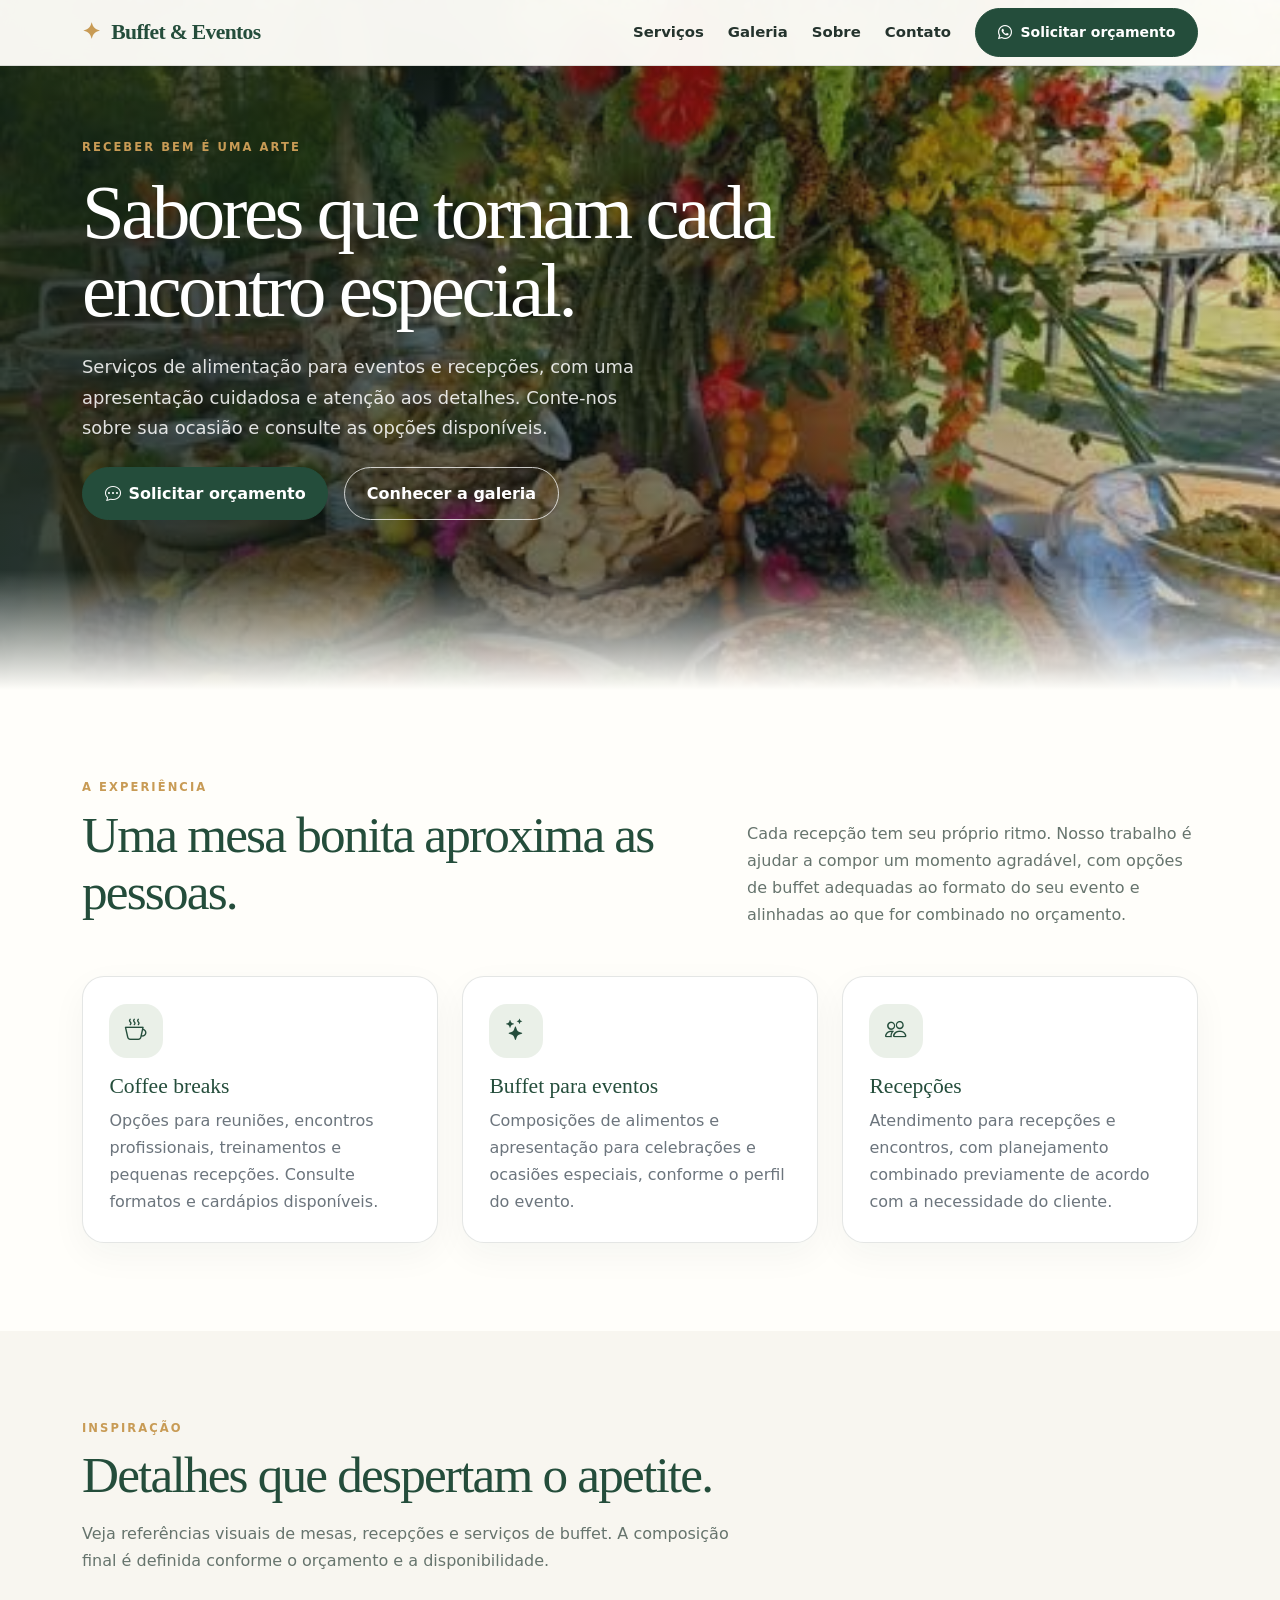
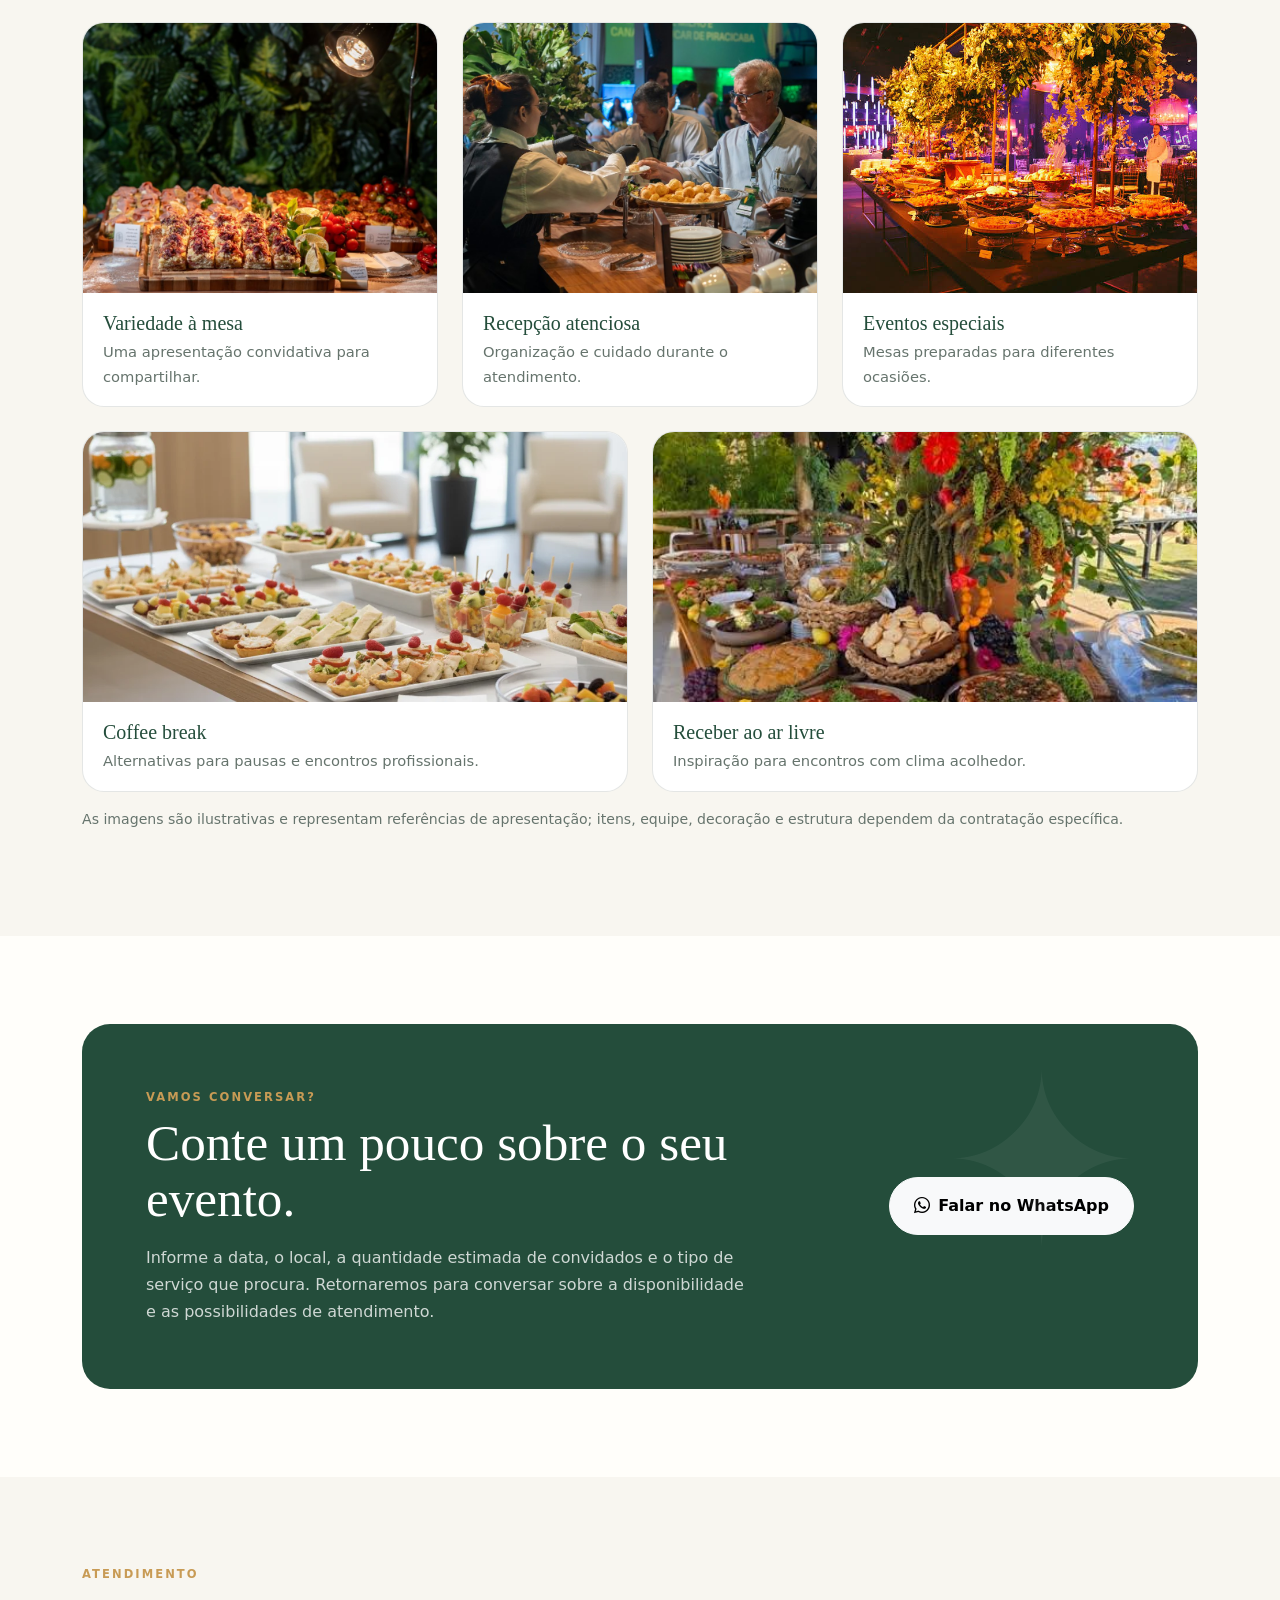
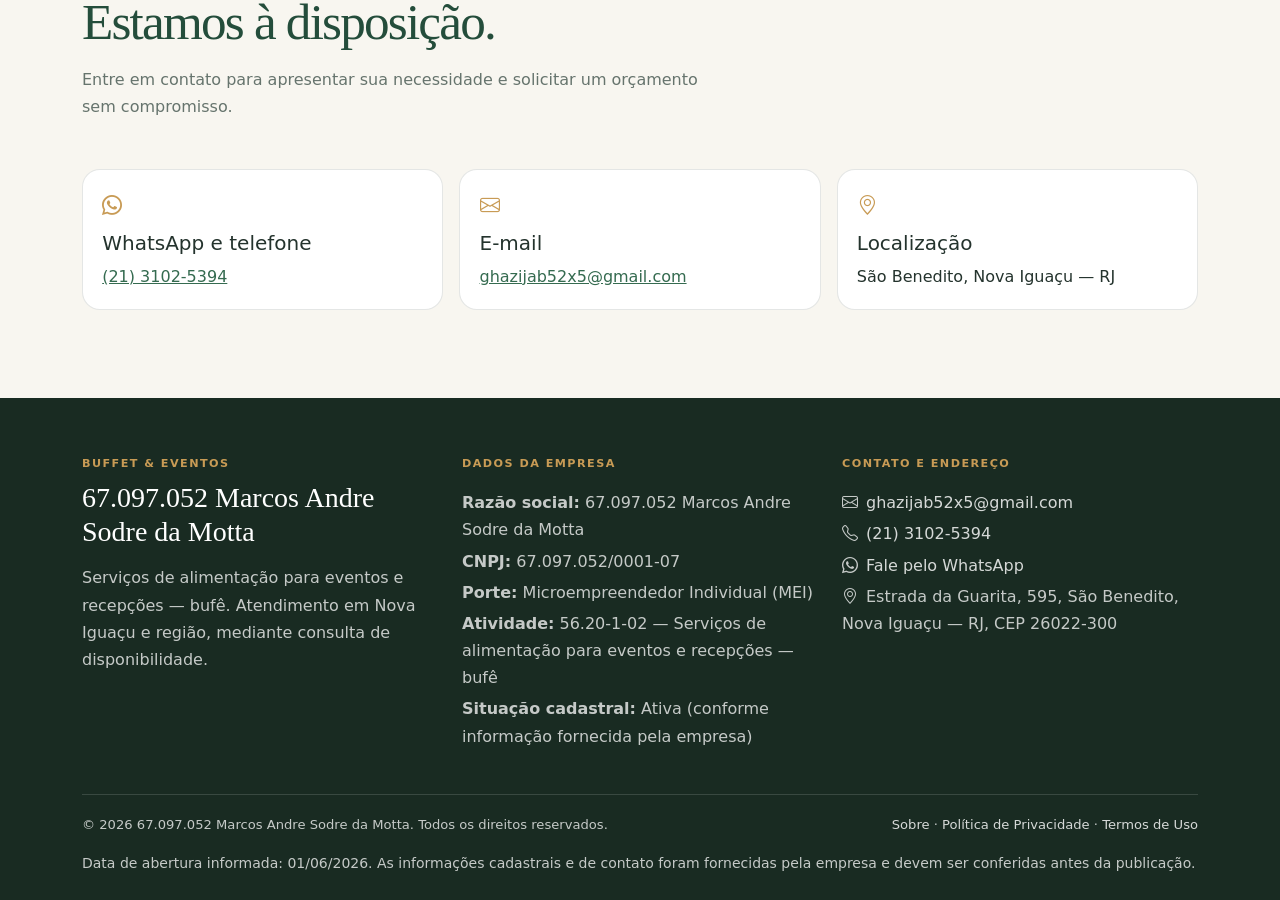
<file: index.html>
<!doctype html>
<html lang="pt-BR">
<head>
  <meta charset="utf-8">
  <meta name="viewport" content="width=device-width, initial-scale=1">
  <meta name="theme-color" content="#244d3b">
  <meta name="description" content="Serviços de buffet para eventos e recepções em Nova Iguaçu e região. Consulte opções e disponibilidade.">
  <title>Buffet & Eventos | 67.097.052 Marcos Andre Sodre da Motta</title>
  <link rel="preconnect" href="https://fonts.googleapis.com">
  <link rel="preconnect" href="https://fonts.gstatic.com" crossorigin>
  <link href="https://cdn.jsdelivr.net/npm/bootstrap@5.3.3/dist/css/bootstrap.min.css" rel="stylesheet">
  <link href="https://cdn.jsdelivr.net/npm/bootstrap-icons@1.11.3/font/bootstrap-icons.min.css" rel="stylesheet">
  <link href="styles.css" rel="stylesheet">
</head>
<body>
<nav class="navbar navbar-expand-lg fixed-top">
  <div class="container">
    <a class="navbar-brand fw-semibold" href="index.html"><span class="brand-mark">✦</span> Buffet & Eventos</a>
    <button class="navbar-toggler" type="button" data-bs-toggle="collapse" data-bs-target="#mainNav" aria-controls="mainNav" aria-expanded="false" aria-label="Abrir menu"><span class="navbar-toggler-icon"></span></button>
    <div class="collapse navbar-collapse" id="mainNav">
      <ul class="navbar-nav ms-auto align-items-lg-center gap-lg-2">
        <li class="nav-item"><a class="nav-link" href="index.html#servicos">Serviços</a></li>
        <li class="nav-item"><a class="nav-link" href="index.html#galeria">Galeria</a></li>
        <li class="nav-item"><a class="nav-link" href="sobre.html">Sobre</a></li>
        <li class="nav-item"><a class="nav-link" href="index.html#contato">Contato</a></li>
        <li class="nav-item ms-lg-2"><a class="btn btn-brand btn-sm" href="https://wa.me/552131025394" target="_blank" rel="noopener"><i class="bi bi-whatsapp me-1"></i> Solicitar orçamento</a></li>
      </ul>
    </div>
  </div>
</nav>

<main>
<section class="hero">
  <div class="container hero-content">
    <div class="eyebrow">Receber bem é uma arte</div>
    <h1>Sabores que tornam cada encontro especial.</h1>
    <p>Serviços de alimentação para eventos e recepções, com uma apresentação cuidadosa e atenção aos detalhes. Conte-nos sobre sua ocasião e consulte as opções disponíveis.</p>
    <div class="d-flex flex-wrap gap-3 mt-4">
      <a class="btn btn-brand" href="https://wa.me/552131025394?text=Ol%C3%A1!%20Gostaria%20de%20solicitar%20um%20or%C3%A7amento%20para%20buffet." target="_blank" rel="noopener"><i class="bi bi-chat-dots me-2"></i>Solicitar orçamento</a>
      <a class="btn btn-outline-brand" href="#galeria">Conhecer a galeria</a>
    </div>
  </div>
</section>

<section class="section-pad">
  <div class="container">
    <div class="row align-items-end g-4 mb-5">
      <div class="col-lg-7"><div class="eyebrow">A experiência</div><h2 class="section-title mt-2">Uma mesa bonita aproxima as pessoas.</h2></div>
      <div class="col-lg-5"><p class="section-lead mb-0">Cada recepção tem seu próprio ritmo. Nosso trabalho é ajudar a compor um momento agradável, com opções de buffet adequadas ao formato do seu evento e alinhadas ao que for combinado no orçamento.</p></div>
    </div>
    <div class="row g-4">
      <div class="col-md-4"><article class="feature-card"><div class="feature-icon"><i class="bi bi-cup-hot"></i></div><h3>Coffee breaks</h3><p class="text-secondary mb-0">Opções para reuniões, encontros profissionais, treinamentos e pequenas recepções. Consulte formatos e cardápios disponíveis.</p></article></div>
      <div class="col-md-4"><article class="feature-card"><div class="feature-icon"><i class="bi bi-stars"></i></div><h3>Buffet para eventos</h3><p class="text-secondary mb-0">Composições de alimentos e apresentação para celebrações e ocasiões especiais, conforme o perfil do evento.</p></article></div>
      <div class="col-md-4"><article class="feature-card"><div class="feature-icon"><i class="bi bi-people"></i></div><h3>Recepções</h3><p class="text-secondary mb-0">Atendimento para recepções e encontros, com planejamento combinado previamente de acordo com a necessidade do cliente.</p></article></div>
    </div>
  </div>
</section>

<section class="section-pad section-soft" id="galeria">
  <div class="container">
    <div class="eyebrow">Inspiração</div>
    <h2 class="section-title mt-2 mb-3">Detalhes que despertam o apetite.</h2>
    <p class="section-lead mb-5">Veja referências visuais de mesas, recepções e serviços de buffet. A composição final é definida conforme o orçamento e a disponibilidade.</p>
    <div class="row g-4">
      <div class="col-md-6 col-lg-4"><article class="gallery-card"><img src="assets/buffet-portfolio-1.jpg" alt="Mesa de buffet com opções salgadas e decoração verde" loading="lazy"><div class="gallery-caption"><h3>Variedade à mesa</h3><p>Uma apresentação convidativa para compartilhar.</p></div></article></div>
      <div class="col-md-6 col-lg-4"><article class="gallery-card"><img src="assets/buffet-atendimento.jpg" alt="Equipe servindo alimentos em uma recepção" loading="lazy"><div class="gallery-caption"><h3>Recepção atenciosa</h3><p>Organização e cuidado durante o atendimento.</p></div></article></div>
      <div class="col-md-6 col-lg-4"><article class="gallery-card"><img src="assets/buffet-evento-noturno.jpeg" alt="Estrutura de buffet preparada para evento noturno" loading="lazy"><div class="gallery-caption"><h3>Eventos especiais</h3><p>Mesas preparadas para diferentes ocasiões.</p></div></article></div>
      <div class="col-md-6 col-lg-6"><article class="gallery-card"><img src="assets/buffet-coffee-break.webp" alt="Mesa de coffee break com sanduíches e pequenas porções" loading="lazy"><div class="gallery-caption"><h3>Coffee break</h3><p>Alternativas para pausas e encontros profissionais.</p></div></article></div>
      <div class="col-md-6 col-lg-6"><article class="gallery-card"><img src="assets/buffet-evento-jardim.jpeg" alt="Mesa de buffet ao ar livre com flores e alimentos variados" loading="lazy"><div class="gallery-caption"><h3>Receber ao ar livre</h3><p>Inspiração para encontros com clima acolhedor.</p></div></article></div>
    </div>
    <p class="small-note mt-3">As imagens são ilustrativas e representam referências de apresentação; itens, equipe, decoração e estrutura dependem da contratação específica.</p>
  </div>
</section>

<section class="section-pad">
  <div class="container">
    <div class="highlight">
      <div class="row align-items-center position-relative">
        <div class="col-lg-8"><div class="eyebrow">Vamos conversar?</div><h2 class="mt-2 mb-3">Conte um pouco sobre o seu evento.</h2><p class="mb-lg-0">Informe a data, o local, a quantidade estimada de convidados e o tipo de serviço que procura. Retornaremos para conversar sobre a disponibilidade e as possibilidades de atendimento.</p></div>
        <div class="col-lg-4 text-lg-end mt-4 mt-lg-0"><a class="btn btn-light rounded-pill px-4 py-3 fw-semibold" href="https://wa.me/552131025394?text=Ol%C3%A1!%20Quero%20consultar%20a%20disponibilidade%20de%20buffet%20para%20meu%20evento." target="_blank" rel="noopener"><i class="bi bi-whatsapp me-2"></i>Falar no WhatsApp</a></div>
      </div>
    </div>
  </div>
</section>

<section class="section-pad section-soft" id="contato">
  <div class="container">
    <div class="eyebrow">Atendimento</div><h2 class="section-title mt-2 mb-3">Estamos à disposição.</h2>
    <p class="section-lead mb-5">Entre em contato para apresentar sua necessidade e solicitar um orçamento sem compromisso.</p>
    <div class="row g-3">
      <div class="col-md-4"><div class="contact-tile"><i class="bi bi-whatsapp"></i><h3 class="h5 mt-2">WhatsApp e telefone</h3><a href="https://wa.me/552131025394" target="_blank" rel="noopener">(21) 3102-5394</a></div></div>
      <div class="col-md-4"><div class="contact-tile"><i class="bi bi-envelope"></i><h3 class="h5 mt-2">E-mail</h3><a href="mailto:ghazijab52x5@gmail.com">ghazijab52x5@gmail.com</a></div></div>
      <div class="col-md-4"><div class="contact-tile"><i class="bi bi-geo-alt"></i><h3 class="h5 mt-2">Localização</h3><p class="mb-0">São Benedito, Nova Iguaçu — RJ</p></div></div>
    </div>
  </div>
</section>
</main>

<footer class="site-footer">
  <div class="container">
    <div class="row g-4">
      <div class="col-lg-4">
        <div class="footer-label mb-2">Buffet & eventos</div>
        <h2 class="h3 mb-3">67.097.052 Marcos Andre Sodre da Motta</h2>
        <p class="mb-0">Serviços de alimentação para eventos e recepções — bufê. Atendimento em Nova Iguaçu e região, mediante consulta de disponibilidade.</p>
      </div>
      <div class="col-sm-6 col-lg-4">
        <div class="footer-label mb-3">Dados da empresa</div>
        <p class="mb-1"><strong>Razão social:</strong> 67.097.052 Marcos Andre Sodre da Motta</p>
        <p class="mb-1"><strong>CNPJ:</strong> 67.097.052/0001-07</p>
        <p class="mb-1"><strong>Porte:</strong> Microempreendedor Individual (MEI)</p>
        <p class="mb-1"><strong>Atividade:</strong> 56.20-1-02 — Serviços de alimentação para eventos e recepções — bufê</p>
        <p class="mb-1"><strong>Situação cadastral:</strong> Ativa (conforme informação fornecida pela empresa)</p>
      </div>
      <div class="col-sm-6 col-lg-4">
        <div class="footer-label mb-3">Contato e endereço</div>
        <p class="mb-1"><i class="bi bi-envelope me-2"></i><a href="mailto:ghazijab52x5@gmail.com">ghazijab52x5@gmail.com</a></p>
        <p class="mb-1"><i class="bi bi-telephone me-2"></i><a href="tel:+552131025394">(21) 3102-5394</a></p>
        <p class="mb-1"><i class="bi bi-whatsapp me-2"></i><a href="https://wa.me/552131025394" target="_blank" rel="noopener">Fale pelo WhatsApp</a></p>
        <p class="mb-0"><i class="bi bi-geo-alt me-2"></i>Estrada da Guarita, 595, São Benedito, Nova Iguaçu — RJ, CEP 26022-300</p>
      </div>
    </div>
    <div class="footer-bottom d-flex flex-column flex-md-row justify-content-between gap-2">
      <span>© <span id="year"></span> 67.097.052 Marcos Andre Sodre da Motta. Todos os direitos reservados.</span>
      <span><a href="sobre.html">Sobre</a> · <a href="politica-de-privacidade.html">Política de Privacidade</a> · <a href="termos-de-uso.html">Termos de Uso</a></span>
    </div>
    <p class="small mt-3 mb-0">Data de abertura informada: 01/06/2026. As informações cadastrais e de contato foram fornecidas pela empresa e devem ser conferidas antes da publicação.</p>
  </div>
</footer>
<script>document.getElementById('year').textContent = new Date().getFullYear();</script>

<script src="https://cdn.jsdelivr.net/npm/bootstrap@5.3.3/dist/js/bootstrap.bundle.min.js"></script>
</body></html>
</file>
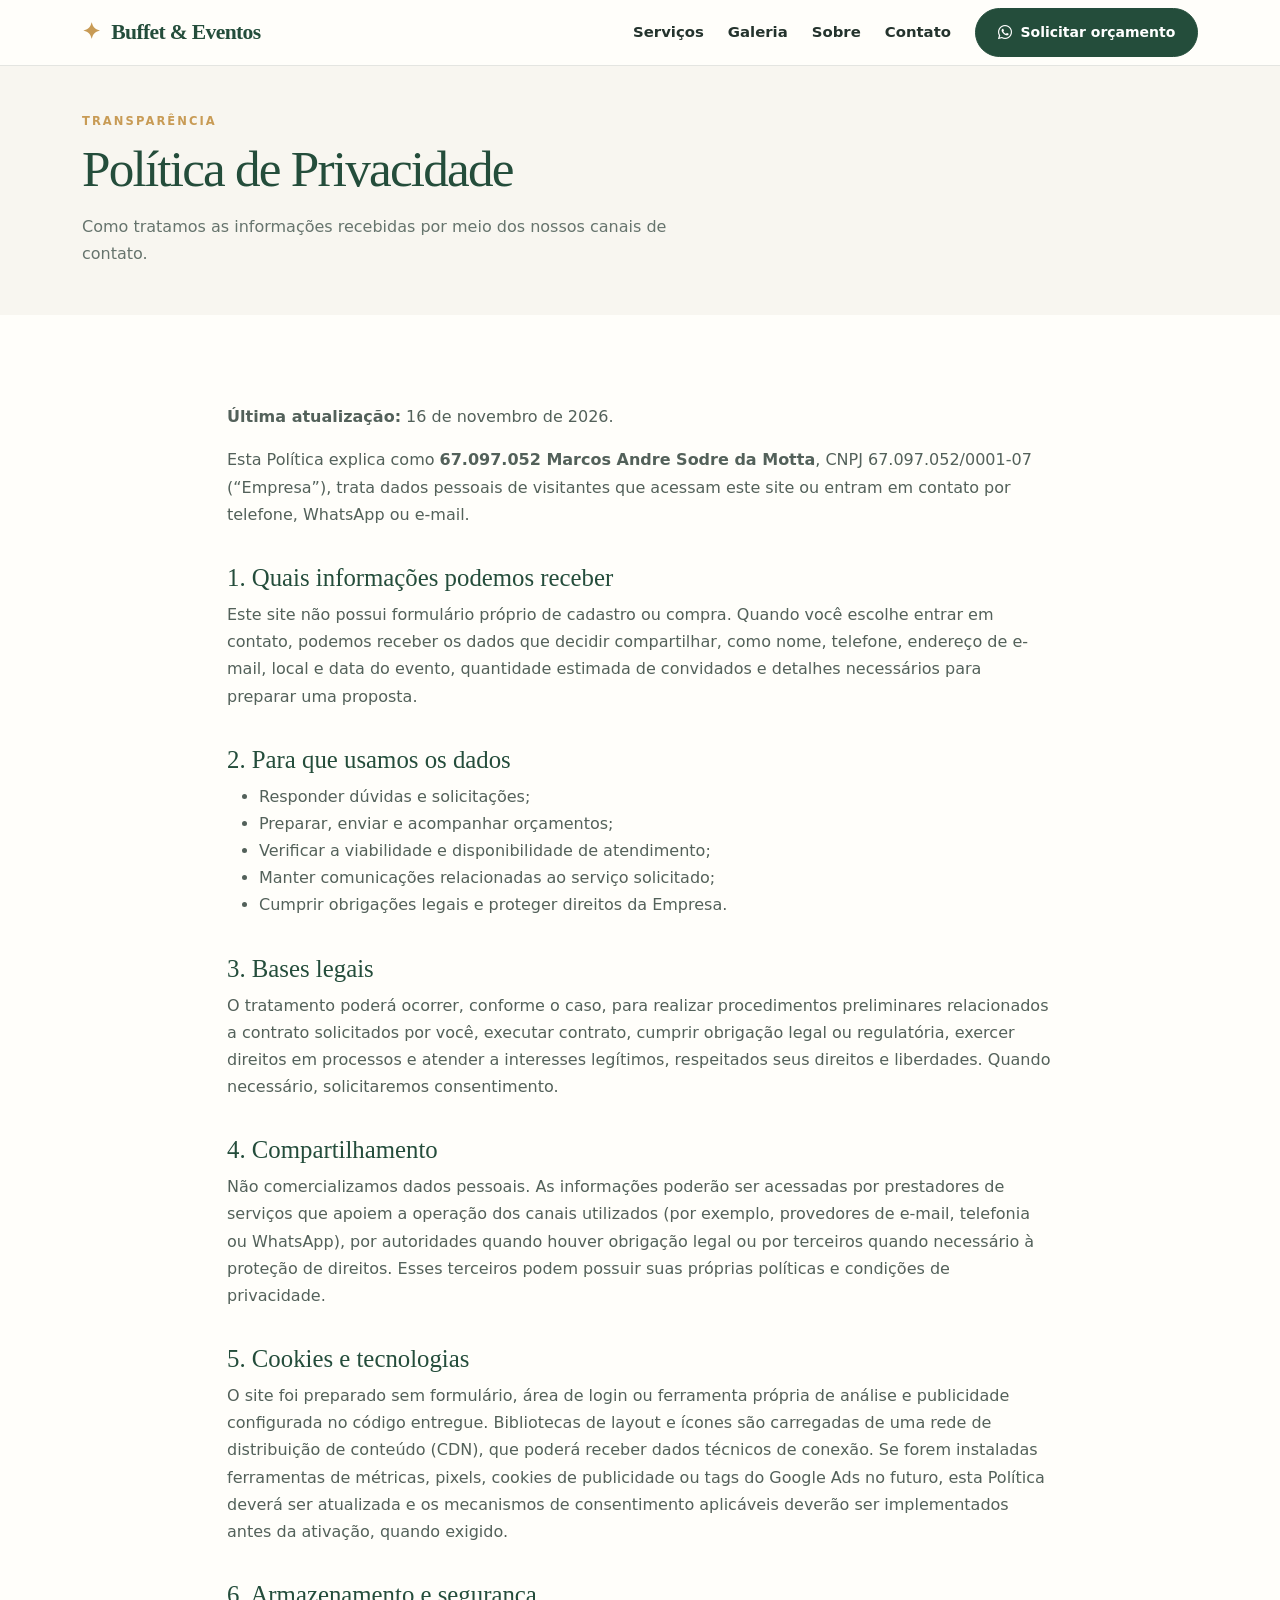
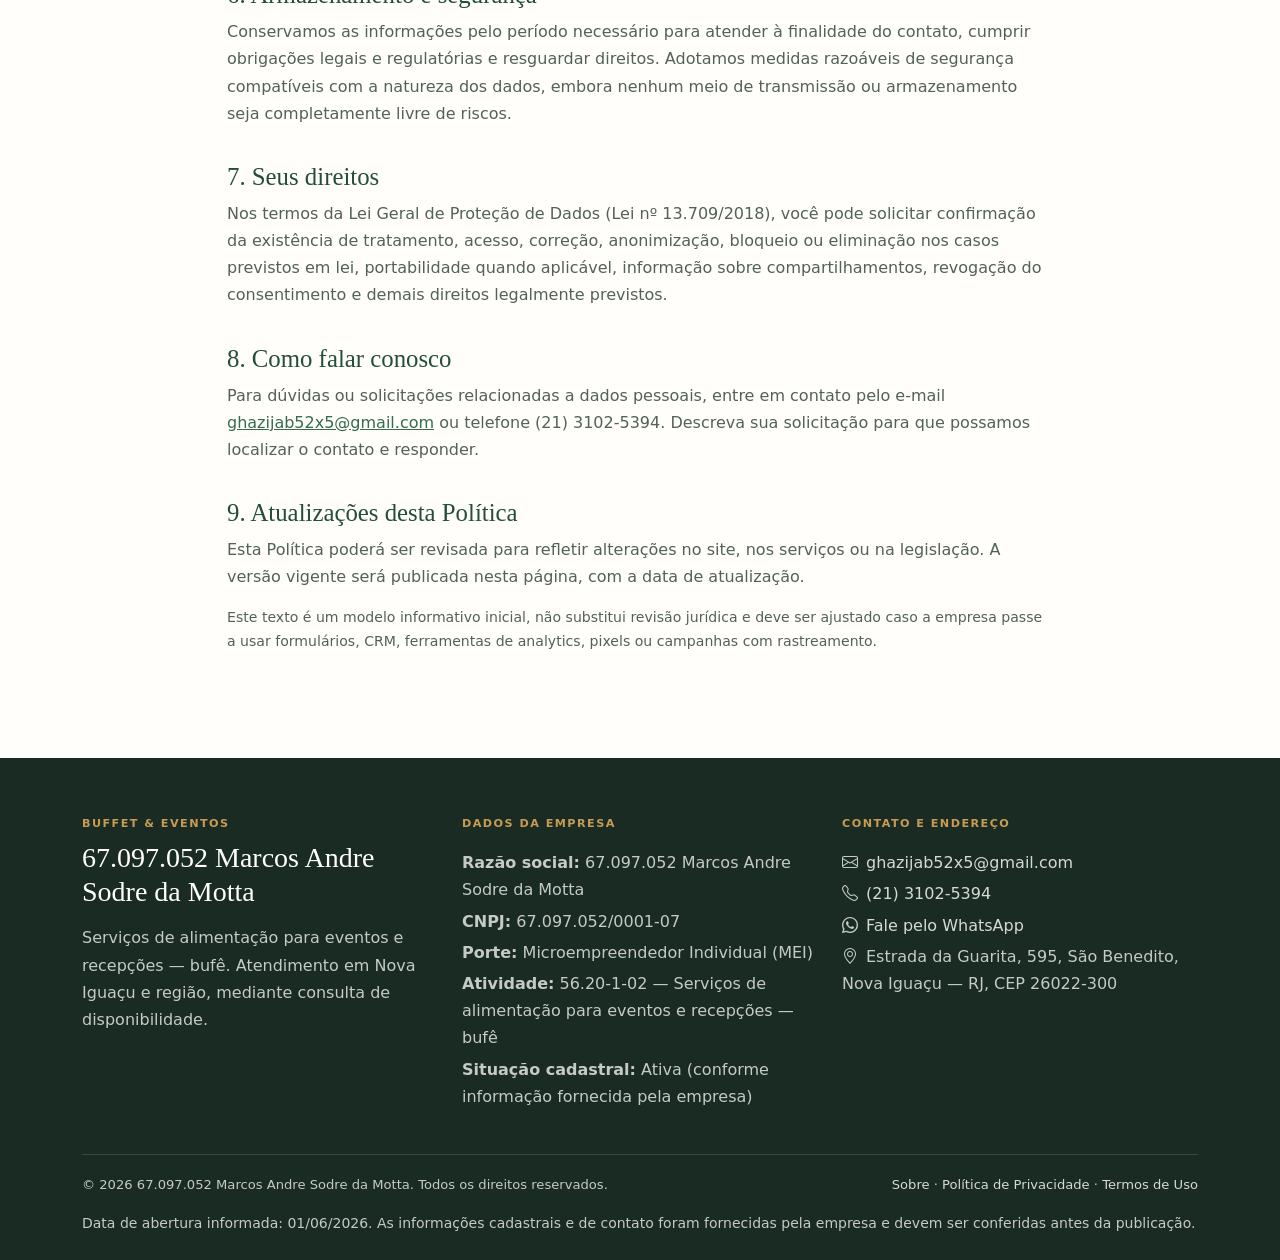
<file: politica-de-privacidade.html>
<!doctype html>
<html lang="pt-BR">
<head>
  <meta charset="utf-8">
  <meta name="viewport" content="width=device-width, initial-scale=1">
  <meta name="theme-color" content="#244d3b">
  <meta name="description" content="Serviços de buffet para eventos e recepções em Nova Iguaçu e região. Consulte opções e disponibilidade.">
  <title>Política de Privacidade | Buffet & Eventos</title>
  <link rel="preconnect" href="https://fonts.googleapis.com">
  <link rel="preconnect" href="https://fonts.gstatic.com" crossorigin>
  <link href="https://cdn.jsdelivr.net/npm/bootstrap@5.3.3/dist/css/bootstrap.min.css" rel="stylesheet">
  <link href="https://cdn.jsdelivr.net/npm/bootstrap-icons@1.11.3/font/bootstrap-icons.min.css" rel="stylesheet">
  <link href="styles.css" rel="stylesheet">
</head>
<body>
<nav class="navbar navbar-expand-lg fixed-top">
  <div class="container">
    <a class="navbar-brand fw-semibold" href="index.html"><span class="brand-mark">✦</span> Buffet & Eventos</a>
    <button class="navbar-toggler" type="button" data-bs-toggle="collapse" data-bs-target="#mainNav" aria-controls="mainNav" aria-expanded="false" aria-label="Abrir menu"><span class="navbar-toggler-icon"></span></button>
    <div class="collapse navbar-collapse" id="mainNav">
      <ul class="navbar-nav ms-auto align-items-lg-center gap-lg-2">
        <li class="nav-item"><a class="nav-link" href="index.html#servicos">Serviços</a></li>
        <li class="nav-item"><a class="nav-link" href="index.html#galeria">Galeria</a></li>
        <li class="nav-item"><a class="nav-link" href="sobre.html">Sobre</a></li>
        <li class="nav-item"><a class="nav-link" href="index.html#contato">Contato</a></li>
        <li class="nav-item ms-lg-2"><a class="btn btn-brand btn-sm" href="https://wa.me/552131025394" target="_blank" rel="noopener"><i class="bi bi-whatsapp me-1"></i> Solicitar orçamento</a></li>
      </ul>
    </div>
  </div>
</nav>

<main>
<section class="legal-hero"><div class="container"><div class="eyebrow">Transparência</div><h1 class="section-title mt-2">Política de Privacidade</h1><p class="section-lead mt-3 mb-0">Como tratamos as informações recebidas por meio dos nossos canais de contato.</p></div></section>
<section class="section-pad"><div class="container legal-content">
  <p><strong>Última atualização:</strong> 16 de novembro de 2026.</p>
  <p>Esta Política explica como <strong>67.097.052 Marcos Andre Sodre da Motta</strong>, CNPJ 67.097.052/0001-07 (“Empresa”), trata dados pessoais de visitantes que acessam este site ou entram em contato por telefone, WhatsApp ou e-mail.</p>
  <h2>1. Quais informações podemos receber</h2>
  <p>Este site não possui formulário próprio de cadastro ou compra. Quando você escolhe entrar em contato, podemos receber os dados que decidir compartilhar, como nome, telefone, endereço de e-mail, local e data do evento, quantidade estimada de convidados e detalhes necessários para preparar uma proposta.</p>
  <h2>2. Para que usamos os dados</h2>
  <ul><li>Responder dúvidas e solicitações;</li><li>Preparar, enviar e acompanhar orçamentos;</li><li>Verificar a viabilidade e disponibilidade de atendimento;</li><li>Manter comunicações relacionadas ao serviço solicitado;</li><li>Cumprir obrigações legais e proteger direitos da Empresa.</li></ul>
  <h2>3. Bases legais</h2>
  <p>O tratamento poderá ocorrer, conforme o caso, para realizar procedimentos preliminares relacionados a contrato solicitados por você, executar contrato, cumprir obrigação legal ou regulatória, exercer direitos em processos e atender a interesses legítimos, respeitados seus direitos e liberdades. Quando necessário, solicitaremos consentimento.</p>
  <h2>4. Compartilhamento</h2>
  <p>Não comercializamos dados pessoais. As informações poderão ser acessadas por prestadores de serviços que apoiem a operação dos canais utilizados (por exemplo, provedores de e-mail, telefonia ou WhatsApp), por autoridades quando houver obrigação legal ou por terceiros quando necessário à proteção de direitos. Esses terceiros podem possuir suas próprias políticas e condições de privacidade.</p>
  <h2>5. Cookies e tecnologias</h2>
  <p>O site foi preparado sem formulário, área de login ou ferramenta própria de análise e publicidade configurada no código entregue. Bibliotecas de layout e ícones são carregadas de uma rede de distribuição de conteúdo (CDN), que poderá receber dados técnicos de conexão. Se forem instaladas ferramentas de métricas, pixels, cookies de publicidade ou tags do Google Ads no futuro, esta Política deverá ser atualizada e os mecanismos de consentimento aplicáveis deverão ser implementados antes da ativação, quando exigido.</p>
  <h2>6. Armazenamento e segurança</h2>
  <p>Conservamos as informações pelo período necessário para atender à finalidade do contato, cumprir obrigações legais e regulatórias e resguardar direitos. Adotamos medidas razoáveis de segurança compatíveis com a natureza dos dados, embora nenhum meio de transmissão ou armazenamento seja completamente livre de riscos.</p>
  <h2>7. Seus direitos</h2>
  <p>Nos termos da Lei Geral de Proteção de Dados (Lei nº 13.709/2018), você pode solicitar confirmação da existência de tratamento, acesso, correção, anonimização, bloqueio ou eliminação nos casos previstos em lei, portabilidade quando aplicável, informação sobre compartilhamentos, revogação do consentimento e demais direitos legalmente previstos.</p>
  <h2>8. Como falar conosco</h2>
  <p>Para dúvidas ou solicitações relacionadas a dados pessoais, entre em contato pelo e-mail <a href="mailto:ghazijab52x5@gmail.com">ghazijab52x5@gmail.com</a> ou telefone (21) 3102-5394. Descreva sua solicitação para que possamos localizar o contato e responder.</p>
  <h2>9. Atualizações desta Política</h2>
  <p>Esta Política poderá ser revisada para refletir alterações no site, nos serviços ou na legislação. A versão vigente será publicada nesta página, com a data de atualização.</p>
  <p class="small-note">Este texto é um modelo informativo inicial, não substitui revisão jurídica e deve ser ajustado caso a empresa passe a usar formulários, CRM, ferramentas de analytics, pixels ou campanhas com rastreamento.</p>
</div></section>
</main>

<footer class="site-footer">
  <div class="container">
    <div class="row g-4">
      <div class="col-lg-4">
        <div class="footer-label mb-2">Buffet & eventos</div>
        <h2 class="h3 mb-3">67.097.052 Marcos Andre Sodre da Motta</h2>
        <p class="mb-0">Serviços de alimentação para eventos e recepções — bufê. Atendimento em Nova Iguaçu e região, mediante consulta de disponibilidade.</p>
      </div>
      <div class="col-sm-6 col-lg-4">
        <div class="footer-label mb-3">Dados da empresa</div>
        <p class="mb-1"><strong>Razão social:</strong> 67.097.052 Marcos Andre Sodre da Motta</p>
        <p class="mb-1"><strong>CNPJ:</strong> 67.097.052/0001-07</p>
        <p class="mb-1"><strong>Porte:</strong> Microempreendedor Individual (MEI)</p>
        <p class="mb-1"><strong>Atividade:</strong> 56.20-1-02 — Serviços de alimentação para eventos e recepções — bufê</p>
        <p class="mb-1"><strong>Situação cadastral:</strong> Ativa (conforme informação fornecida pela empresa)</p>
      </div>
      <div class="col-sm-6 col-lg-4">
        <div class="footer-label mb-3">Contato e endereço</div>
        <p class="mb-1"><i class="bi bi-envelope me-2"></i><a href="mailto:ghazijab52x5@gmail.com">ghazijab52x5@gmail.com</a></p>
        <p class="mb-1"><i class="bi bi-telephone me-2"></i><a href="tel:+552131025394">(21) 3102-5394</a></p>
        <p class="mb-1"><i class="bi bi-whatsapp me-2"></i><a href="https://wa.me/552131025394" target="_blank" rel="noopener">Fale pelo WhatsApp</a></p>
        <p class="mb-0"><i class="bi bi-geo-alt me-2"></i>Estrada da Guarita, 595, São Benedito, Nova Iguaçu — RJ, CEP 26022-300</p>
      </div>
    </div>
    <div class="footer-bottom d-flex flex-column flex-md-row justify-content-between gap-2">
      <span>© <span id="year"></span> 67.097.052 Marcos Andre Sodre da Motta. Todos os direitos reservados.</span>
      <span><a href="sobre.html">Sobre</a> · <a href="politica-de-privacidade.html">Política de Privacidade</a> · <a href="termos-de-uso.html">Termos de Uso</a></span>
    </div>
    <p class="small mt-3 mb-0">Data de abertura informada: 01/06/2026. As informações cadastrais e de contato foram fornecidas pela empresa e devem ser conferidas antes da publicação.</p>
  </div>
</footer>
<script>document.getElementById('year').textContent = new Date().getFullYear();</script>

<script src="https://cdn.jsdelivr.net/npm/bootstrap@5.3.3/dist/js/bootstrap.bundle.min.js"></script></body></html>
</file>
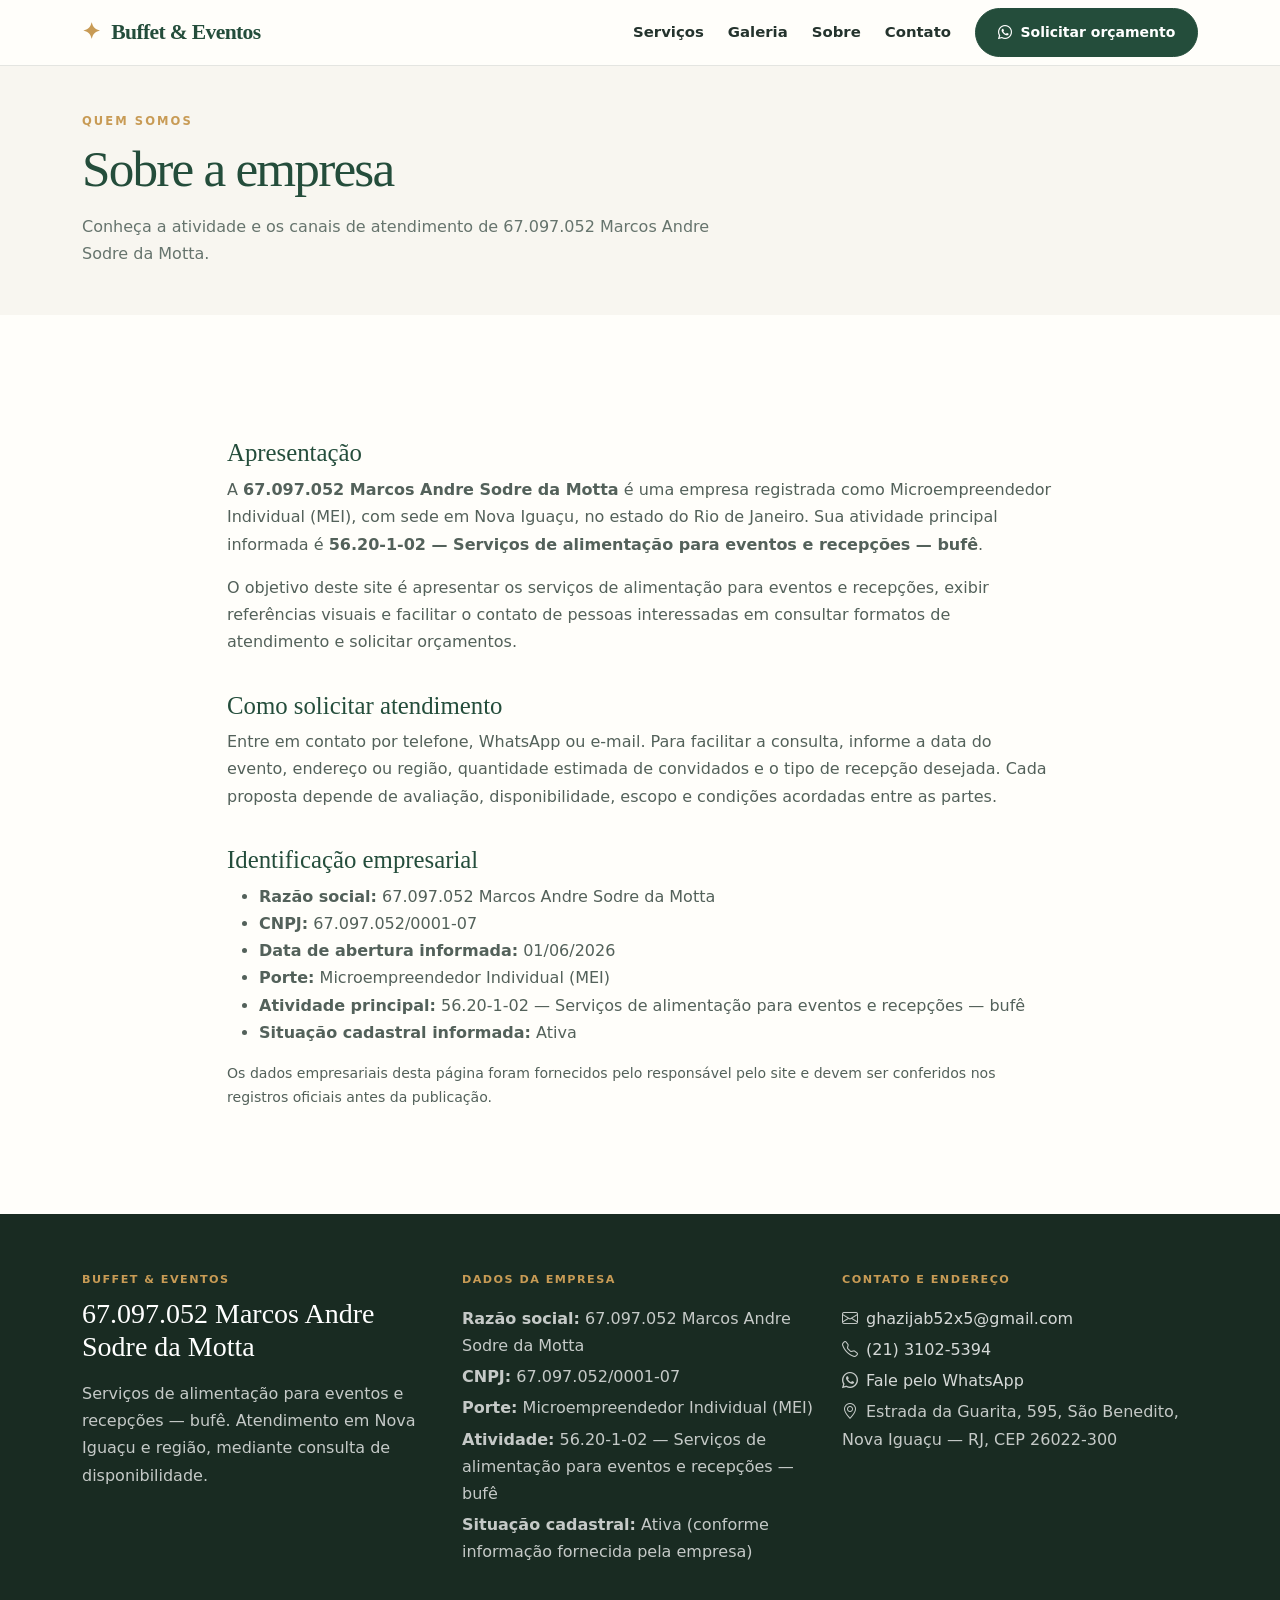
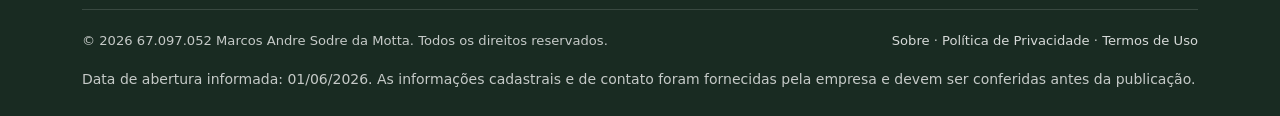
<file: sobre.html>
<!doctype html>
<html lang="pt-BR">
<head>
  <meta charset="utf-8">
  <meta name="viewport" content="width=device-width, initial-scale=1">
  <meta name="theme-color" content="#244d3b">
  <meta name="description" content="Serviços de buffet para eventos e recepções em Nova Iguaçu e região. Consulte opções e disponibilidade.">
  <title>Sobre | Buffet & Eventos</title>
  <link rel="preconnect" href="https://fonts.googleapis.com">
  <link rel="preconnect" href="https://fonts.gstatic.com" crossorigin>
  <link href="https://cdn.jsdelivr.net/npm/bootstrap@5.3.3/dist/css/bootstrap.min.css" rel="stylesheet">
  <link href="https://cdn.jsdelivr.net/npm/bootstrap-icons@1.11.3/font/bootstrap-icons.min.css" rel="stylesheet">
  <link href="styles.css" rel="stylesheet">
</head>
<body>
<nav class="navbar navbar-expand-lg fixed-top">
  <div class="container">
    <a class="navbar-brand fw-semibold" href="index.html"><span class="brand-mark">✦</span> Buffet & Eventos</a>
    <button class="navbar-toggler" type="button" data-bs-toggle="collapse" data-bs-target="#mainNav" aria-controls="mainNav" aria-expanded="false" aria-label="Abrir menu"><span class="navbar-toggler-icon"></span></button>
    <div class="collapse navbar-collapse" id="mainNav">
      <ul class="navbar-nav ms-auto align-items-lg-center gap-lg-2">
        <li class="nav-item"><a class="nav-link" href="index.html#servicos">Serviços</a></li>
        <li class="nav-item"><a class="nav-link" href="index.html#galeria">Galeria</a></li>
        <li class="nav-item"><a class="nav-link" href="sobre.html">Sobre</a></li>
        <li class="nav-item"><a class="nav-link" href="index.html#contato">Contato</a></li>
        <li class="nav-item ms-lg-2"><a class="btn btn-brand btn-sm" href="https://wa.me/552131025394" target="_blank" rel="noopener"><i class="bi bi-whatsapp me-1"></i> Solicitar orçamento</a></li>
      </ul>
    </div>
  </div>
</nav>

<main>
<section class="legal-hero"><div class="container"><div class="eyebrow">Quem somos</div><h1 class="section-title mt-2">Sobre a empresa</h1><p class="section-lead mt-3 mb-0">Conheça a atividade e os canais de atendimento de 67.097.052 Marcos Andre Sodre da Motta.</p></div></section>
<section class="section-pad"><div class="container legal-content">
  <h2>Apresentação</h2>
  <p>A <strong>67.097.052 Marcos Andre Sodre da Motta</strong> é uma empresa registrada como Microempreendedor Individual (MEI), com sede em Nova Iguaçu, no estado do Rio de Janeiro. Sua atividade principal informada é <strong>56.20-1-02 — Serviços de alimentação para eventos e recepções — bufê</strong>.</p>
  <p>O objetivo deste site é apresentar os serviços de alimentação para eventos e recepções, exibir referências visuais e facilitar o contato de pessoas interessadas em consultar formatos de atendimento e solicitar orçamentos.</p>
  <h2>Como solicitar atendimento</h2>
  <p>Entre em contato por telefone, WhatsApp ou e-mail. Para facilitar a consulta, informe a data do evento, endereço ou região, quantidade estimada de convidados e o tipo de recepção desejada. Cada proposta depende de avaliação, disponibilidade, escopo e condições acordadas entre as partes.</p>
  <h2>Identificação empresarial</h2>
  <ul><li><strong>Razão social:</strong> 67.097.052 Marcos Andre Sodre da Motta</li><li><strong>CNPJ:</strong> 67.097.052/0001-07</li><li><strong>Data de abertura informada:</strong> 01/06/2026</li><li><strong>Porte:</strong> Microempreendedor Individual (MEI)</li><li><strong>Atividade principal:</strong> 56.20-1-02 — Serviços de alimentação para eventos e recepções — bufê</li><li><strong>Situação cadastral informada:</strong> Ativa</li></ul>
  <p class="small-note">Os dados empresariais desta página foram fornecidos pelo responsável pelo site e devem ser conferidos nos registros oficiais antes da publicação.</p>
</div></section>
</main>

<footer class="site-footer">
  <div class="container">
    <div class="row g-4">
      <div class="col-lg-4">
        <div class="footer-label mb-2">Buffet & eventos</div>
        <h2 class="h3 mb-3">67.097.052 Marcos Andre Sodre da Motta</h2>
        <p class="mb-0">Serviços de alimentação para eventos e recepções — bufê. Atendimento em Nova Iguaçu e região, mediante consulta de disponibilidade.</p>
      </div>
      <div class="col-sm-6 col-lg-4">
        <div class="footer-label mb-3">Dados da empresa</div>
        <p class="mb-1"><strong>Razão social:</strong> 67.097.052 Marcos Andre Sodre da Motta</p>
        <p class="mb-1"><strong>CNPJ:</strong> 67.097.052/0001-07</p>
        <p class="mb-1"><strong>Porte:</strong> Microempreendedor Individual (MEI)</p>
        <p class="mb-1"><strong>Atividade:</strong> 56.20-1-02 — Serviços de alimentação para eventos e recepções — bufê</p>
        <p class="mb-1"><strong>Situação cadastral:</strong> Ativa (conforme informação fornecida pela empresa)</p>
      </div>
      <div class="col-sm-6 col-lg-4">
        <div class="footer-label mb-3">Contato e endereço</div>
        <p class="mb-1"><i class="bi bi-envelope me-2"></i><a href="mailto:ghazijab52x5@gmail.com">ghazijab52x5@gmail.com</a></p>
        <p class="mb-1"><i class="bi bi-telephone me-2"></i><a href="tel:+552131025394">(21) 3102-5394</a></p>
        <p class="mb-1"><i class="bi bi-whatsapp me-2"></i><a href="https://wa.me/552131025394" target="_blank" rel="noopener">Fale pelo WhatsApp</a></p>
        <p class="mb-0"><i class="bi bi-geo-alt me-2"></i>Estrada da Guarita, 595, São Benedito, Nova Iguaçu — RJ, CEP 26022-300</p>
      </div>
    </div>
    <div class="footer-bottom d-flex flex-column flex-md-row justify-content-between gap-2">
      <span>© <span id="year"></span> 67.097.052 Marcos Andre Sodre da Motta. Todos os direitos reservados.</span>
      <span><a href="sobre.html">Sobre</a> · <a href="politica-de-privacidade.html">Política de Privacidade</a> · <a href="termos-de-uso.html">Termos de Uso</a></span>
    </div>
    <p class="small mt-3 mb-0">Data de abertura informada: 01/06/2026. As informações cadastrais e de contato foram fornecidas pela empresa e devem ser conferidas antes da publicação.</p>
  </div>
</footer>
<script>document.getElementById('year').textContent = new Date().getFullYear();</script>

<script src="https://cdn.jsdelivr.net/npm/bootstrap@5.3.3/dist/js/bootstrap.bundle.min.js"></script></body></html>
</file>
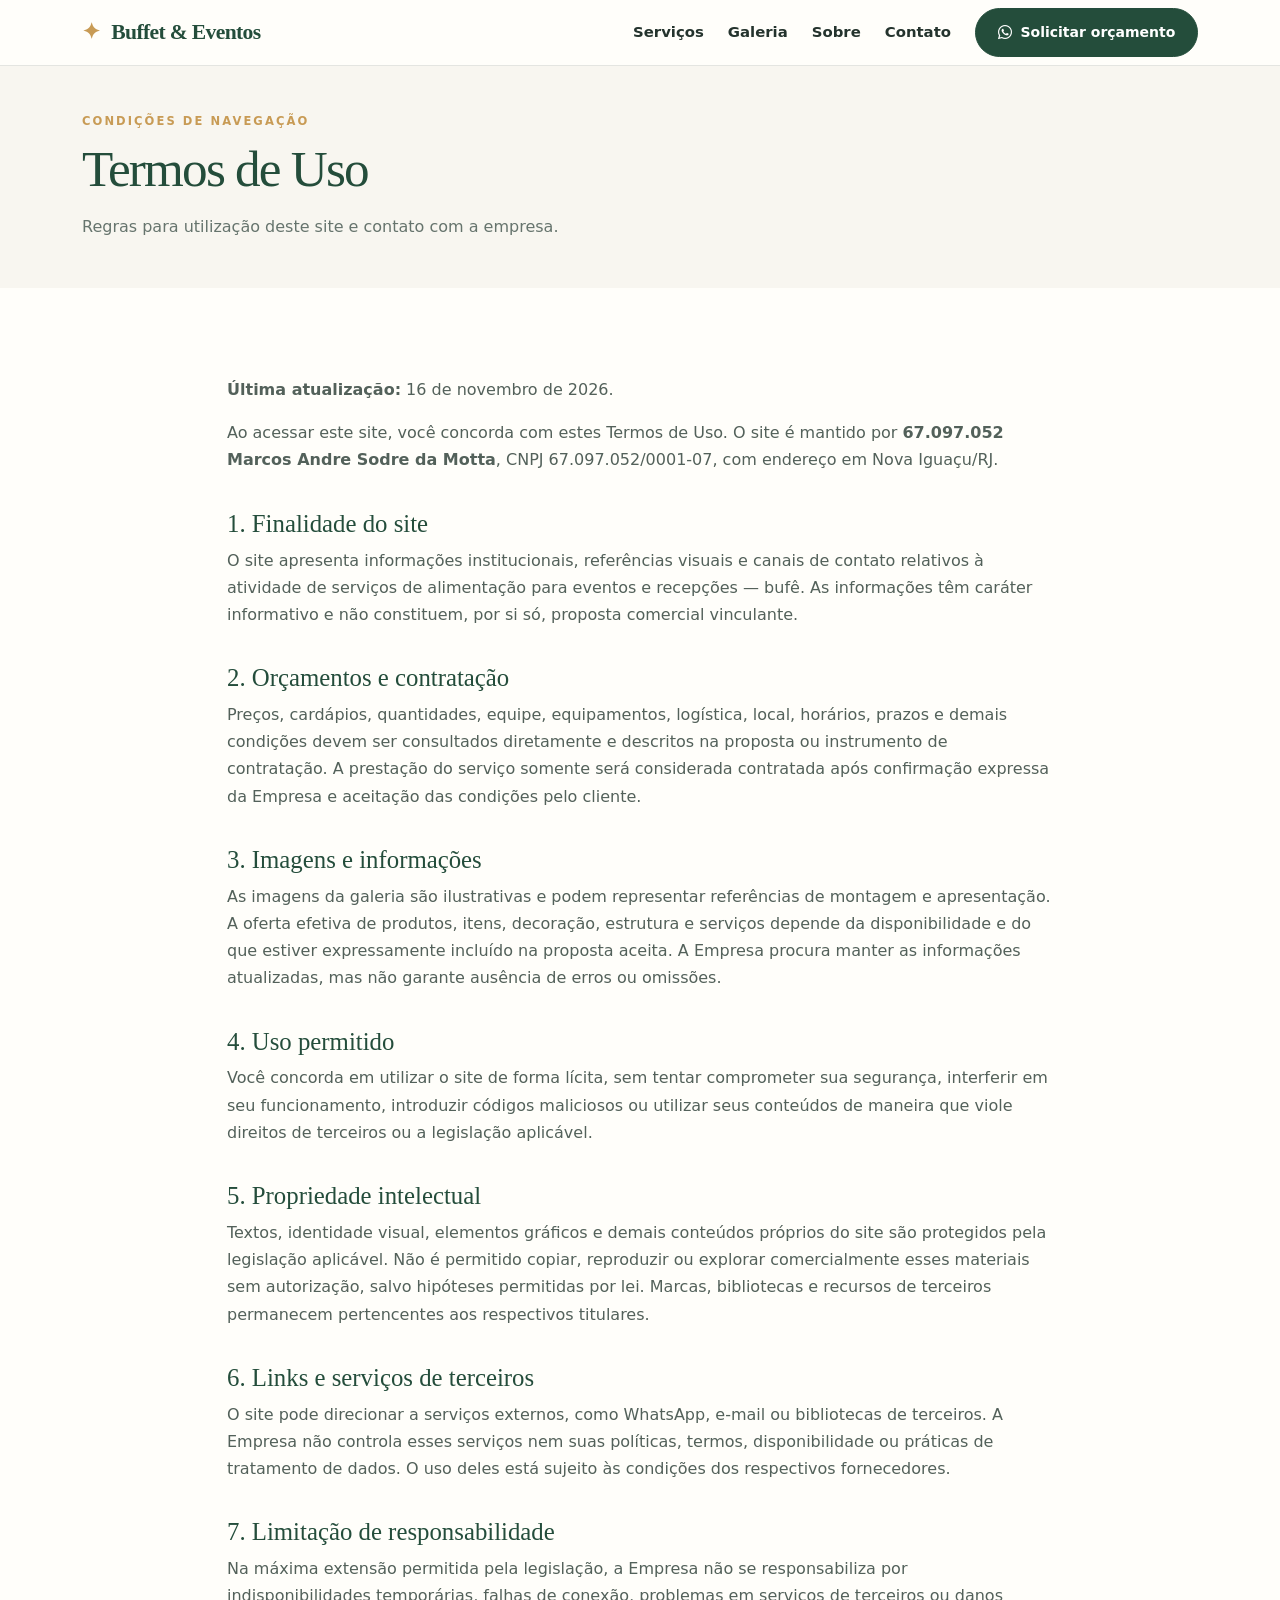
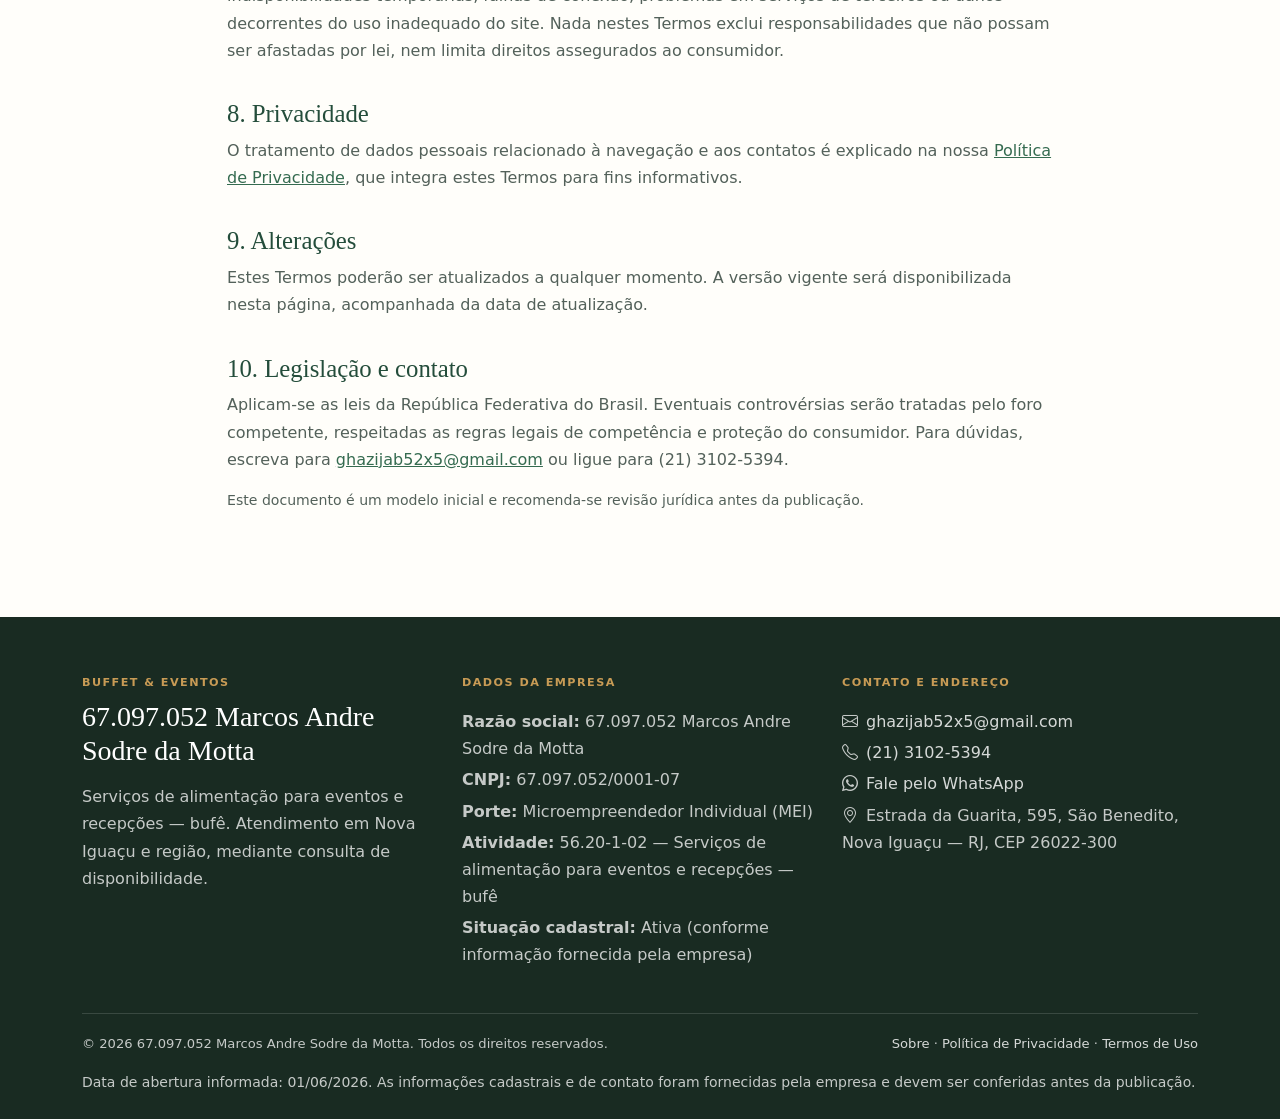
<file: termos-de-uso.html>
<!doctype html>
<html lang="pt-BR">
<head>
  <meta charset="utf-8">
  <meta name="viewport" content="width=device-width, initial-scale=1">
  <meta name="theme-color" content="#244d3b">
  <meta name="description" content="Serviços de buffet para eventos e recepções em Nova Iguaçu e região. Consulte opções e disponibilidade.">
  <title>Termos de Uso | Buffet & Eventos</title>
  <link rel="preconnect" href="https://fonts.googleapis.com">
  <link rel="preconnect" href="https://fonts.gstatic.com" crossorigin>
  <link href="https://cdn.jsdelivr.net/npm/bootstrap@5.3.3/dist/css/bootstrap.min.css" rel="stylesheet">
  <link href="https://cdn.jsdelivr.net/npm/bootstrap-icons@1.11.3/font/bootstrap-icons.min.css" rel="stylesheet">
  <link href="styles.css" rel="stylesheet">
</head>
<body>
<nav class="navbar navbar-expand-lg fixed-top">
  <div class="container">
    <a class="navbar-brand fw-semibold" href="index.html"><span class="brand-mark">✦</span> Buffet & Eventos</a>
    <button class="navbar-toggler" type="button" data-bs-toggle="collapse" data-bs-target="#mainNav" aria-controls="mainNav" aria-expanded="false" aria-label="Abrir menu"><span class="navbar-toggler-icon"></span></button>
    <div class="collapse navbar-collapse" id="mainNav">
      <ul class="navbar-nav ms-auto align-items-lg-center gap-lg-2">
        <li class="nav-item"><a class="nav-link" href="index.html#servicos">Serviços</a></li>
        <li class="nav-item"><a class="nav-link" href="index.html#galeria">Galeria</a></li>
        <li class="nav-item"><a class="nav-link" href="sobre.html">Sobre</a></li>
        <li class="nav-item"><a class="nav-link" href="index.html#contato">Contato</a></li>
        <li class="nav-item ms-lg-2"><a class="btn btn-brand btn-sm" href="https://wa.me/552131025394" target="_blank" rel="noopener"><i class="bi bi-whatsapp me-1"></i> Solicitar orçamento</a></li>
      </ul>
    </div>
  </div>
</nav>

<main>
<section class="legal-hero"><div class="container"><div class="eyebrow">Condições de navegação</div><h1 class="section-title mt-2">Termos de Uso</h1><p class="section-lead mt-3 mb-0">Regras para utilização deste site e contato com a empresa.</p></div></section>
<section class="section-pad"><div class="container legal-content">
  <p><strong>Última atualização:</strong> 16 de novembro de 2026.</p>
  <p>Ao acessar este site, você concorda com estes Termos de Uso. O site é mantido por <strong>67.097.052 Marcos Andre Sodre da Motta</strong>, CNPJ 67.097.052/0001-07, com endereço em Nova Iguaçu/RJ.</p>
  <h2>1. Finalidade do site</h2>
  <p>O site apresenta informações institucionais, referências visuais e canais de contato relativos à atividade de serviços de alimentação para eventos e recepções — bufê. As informações têm caráter informativo e não constituem, por si só, proposta comercial vinculante.</p>
  <h2>2. Orçamentos e contratação</h2>
  <p>Preços, cardápios, quantidades, equipe, equipamentos, logística, local, horários, prazos e demais condições devem ser consultados diretamente e descritos na proposta ou instrumento de contratação. A prestação do serviço somente será considerada contratada após confirmação expressa da Empresa e aceitação das condições pelo cliente.</p>
  <h2>3. Imagens e informações</h2>
  <p>As imagens da galeria são ilustrativas e podem representar referências de montagem e apresentação. A oferta efetiva de produtos, itens, decoração, estrutura e serviços depende da disponibilidade e do que estiver expressamente incluído na proposta aceita. A Empresa procura manter as informações atualizadas, mas não garante ausência de erros ou omissões.</p>
  <h2>4. Uso permitido</h2>
  <p>Você concorda em utilizar o site de forma lícita, sem tentar comprometer sua segurança, interferir em seu funcionamento, introduzir códigos maliciosos ou utilizar seus conteúdos de maneira que viole direitos de terceiros ou a legislação aplicável.</p>
  <h2>5. Propriedade intelectual</h2>
  <p>Textos, identidade visual, elementos gráficos e demais conteúdos próprios do site são protegidos pela legislação aplicável. Não é permitido copiar, reproduzir ou explorar comercialmente esses materiais sem autorização, salvo hipóteses permitidas por lei. Marcas, bibliotecas e recursos de terceiros permanecem pertencentes aos respectivos titulares.</p>
  <h2>6. Links e serviços de terceiros</h2>
  <p>O site pode direcionar a serviços externos, como WhatsApp, e-mail ou bibliotecas de terceiros. A Empresa não controla esses serviços nem suas políticas, termos, disponibilidade ou práticas de tratamento de dados. O uso deles está sujeito às condições dos respectivos fornecedores.</p>
  <h2>7. Limitação de responsabilidade</h2>
  <p>Na máxima extensão permitida pela legislação, a Empresa não se responsabiliza por indisponibilidades temporárias, falhas de conexão, problemas em serviços de terceiros ou danos decorrentes do uso inadequado do site. Nada nestes Termos exclui responsabilidades que não possam ser afastadas por lei, nem limita direitos assegurados ao consumidor.</p>
  <h2>8. Privacidade</h2>
  <p>O tratamento de dados pessoais relacionado à navegação e aos contatos é explicado na nossa <a href="politica-de-privacidade.html">Política de Privacidade</a>, que integra estes Termos para fins informativos.</p>
  <h2>9. Alterações</h2>
  <p>Estes Termos poderão ser atualizados a qualquer momento. A versão vigente será disponibilizada nesta página, acompanhada da data de atualização.</p>
  <h2>10. Legislação e contato</h2>
  <p>Aplicam-se as leis da República Federativa do Brasil. Eventuais controvérsias serão tratadas pelo foro competente, respeitadas as regras legais de competência e proteção do consumidor. Para dúvidas, escreva para <a href="mailto:ghazijab52x5@gmail.com">ghazijab52x5@gmail.com</a> ou ligue para (21) 3102-5394.</p>
  <p class="small-note">Este documento é um modelo inicial e recomenda-se revisão jurídica antes da publicação.</p>
</div></section>
</main>

<footer class="site-footer">
  <div class="container">
    <div class="row g-4">
      <div class="col-lg-4">
        <div class="footer-label mb-2">Buffet & eventos</div>
        <h2 class="h3 mb-3">67.097.052 Marcos Andre Sodre da Motta</h2>
        <p class="mb-0">Serviços de alimentação para eventos e recepções — bufê. Atendimento em Nova Iguaçu e região, mediante consulta de disponibilidade.</p>
      </div>
      <div class="col-sm-6 col-lg-4">
        <div class="footer-label mb-3">Dados da empresa</div>
        <p class="mb-1"><strong>Razão social:</strong> 67.097.052 Marcos Andre Sodre da Motta</p>
        <p class="mb-1"><strong>CNPJ:</strong> 67.097.052/0001-07</p>
        <p class="mb-1"><strong>Porte:</strong> Microempreendedor Individual (MEI)</p>
        <p class="mb-1"><strong>Atividade:</strong> 56.20-1-02 — Serviços de alimentação para eventos e recepções — bufê</p>
        <p class="mb-1"><strong>Situação cadastral:</strong> Ativa (conforme informação fornecida pela empresa)</p>
      </div>
      <div class="col-sm-6 col-lg-4">
        <div class="footer-label mb-3">Contato e endereço</div>
        <p class="mb-1"><i class="bi bi-envelope me-2"></i><a href="mailto:ghazijab52x5@gmail.com">ghazijab52x5@gmail.com</a></p>
        <p class="mb-1"><i class="bi bi-telephone me-2"></i><a href="tel:+552131025394">(21) 3102-5394</a></p>
        <p class="mb-1"><i class="bi bi-whatsapp me-2"></i><a href="https://wa.me/552131025394" target="_blank" rel="noopener">Fale pelo WhatsApp</a></p>
        <p class="mb-0"><i class="bi bi-geo-alt me-2"></i>Estrada da Guarita, 595, São Benedito, Nova Iguaçu — RJ, CEP 26022-300</p>
      </div>
    </div>
    <div class="footer-bottom d-flex flex-column flex-md-row justify-content-between gap-2">
      <span>© <span id="year"></span> 67.097.052 Marcos Andre Sodre da Motta. Todos os direitos reservados.</span>
      <span><a href="sobre.html">Sobre</a> · <a href="politica-de-privacidade.html">Política de Privacidade</a> · <a href="termos-de-uso.html">Termos de Uso</a></span>
    </div>
    <p class="small mt-3 mb-0">Data de abertura informada: 01/06/2026. As informações cadastrais e de contato foram fornecidas pela empresa e devem ser conferidas antes da publicação.</p>
  </div>
</footer>
<script>document.getElementById('year').textContent = new Date().getFullYear();</script>

<script src="https://cdn.jsdelivr.net/npm/bootstrap@5.3.3/dist/js/bootstrap.bundle.min.js"></script></body></html>
</file>
<file: styles.css>
:root {
  --ink: #24332d;
  --muted: #66746d;
  --cream: #f8f6f0;
  --paper: #fffefa;
  --green: #244d3b;
  --green-2: #356b50;
  --gold: #c89b55;
  --line: rgba(36, 51, 45, .12);
}
* { box-sizing: border-box; }
html { scroll-behavior: smooth; }
body {
  color: var(--ink); background: var(--paper);
  font-family: Inter, ui-sans-serif, system-ui, -apple-system, "Segoe UI", sans-serif;
  line-height: 1.7;
}
a { color: var(--green-2); }
.navbar { background: rgba(255,254,250,.96); backdrop-filter: blur(12px); border-bottom: 1px solid var(--line); }
.navbar-brand { color: var(--green)!important; font-family: Georgia, serif; font-size: 1.35rem; letter-spacing: -.03em; }
.brand-mark { color: var(--gold); margin-right: .45rem; }
.nav-link { color: var(--ink); font-size: .93rem; font-weight: 600; }
.nav-link:hover, .nav-link.active { color: var(--green-2); }
.btn-brand { background: var(--green); color: white; border: 1px solid var(--green); border-radius: 999px; padding: .82rem 1.35rem; font-weight: 650; }
.btn-brand:hover { background: var(--green-2); color: white; border-color: var(--green-2); }
.btn-outline-brand { border: 1px solid rgba(255,255,255,.75); color: white; border-radius: 999px; padding: .82rem 1.35rem; font-weight: 650; }
.btn-outline-brand:hover { background: white; color: var(--green); }
.hero {
  min-height: 690px; display: flex; align-items: center; color: white; position: relative;
  background: linear-gradient(90deg, rgba(15,31,23,.82), rgba(15,31,23,.48) 56%, rgba(15,31,23,.15)),
  url("assets/buffet-evento-jardim.jpeg") center 48%/cover no-repeat;
}
.hero:after { content:""; position:absolute; inset:auto 0 0; height:120px; background:linear-gradient(transparent,var(--paper)); }
.hero-content { position:relative; z-index:1; padding-top:5rem; padding-bottom:7rem; }
.eyebrow { text-transform:uppercase; letter-spacing:.18em; font-size:.72rem; font-weight:800; color:var(--gold); }
.hero h1 { font-family: Georgia, "Times New Roman", serif; font-size:clamp(2.8rem,6vw,5.6rem); line-height:1.02; letter-spacing:-.045em; max-width:790px; margin:1rem 0 1.35rem; }
.hero p { max-width:590px; color:rgba(255,255,255,.86); font-size:1.12rem; }
.section-pad { padding: 5.5rem 0; }
.section-soft { background:var(--cream); }
.section-title { font-family:Georgia,serif; color:var(--green); font-size:clamp(2.1rem,4vw,3.35rem); line-height:1.12; letter-spacing:-.035em; }
.section-lead { color:var(--muted); max-width:650px; }
.feature-icon { width:54px;height:54px;border-radius:18px;background:#eaf0e8;color:var(--green);display:grid;place-items:center;font-size:1.35rem; }
.feature-card { height:100%; padding:1.65rem; background:white; border:1px solid var(--line); border-radius:22px; box-shadow:0 12px 36px rgba(28,48,36,.045); }
.feature-card h3 { font-family:Georgia,serif; color:var(--green); font-size:1.35rem; margin:1rem 0 .45rem; }
.gallery-card { overflow:hidden; border-radius:22px; background:white; border:1px solid var(--line); height:100%; }
.gallery-card img { width:100%; height:270px; object-fit:cover; transition:transform .5s; }
.gallery-card:hover img { transform:scale(1.035); }
.gallery-caption { padding:1.1rem 1.25rem; }
.gallery-caption h3 { font-family:Georgia,serif; color:var(--green); font-size:1.25rem; margin:0 0 .25rem; }
.gallery-caption p { color:var(--muted); font-size:.92rem; margin:0; }
.highlight { background:var(--green); color:white; border-radius:28px; padding:clamp(2rem,5vw,4rem); position:relative; overflow:hidden; }
.highlight:after { content:"✦"; position:absolute; right:5%; top:-65px; font-size:15rem; color:rgba(255,255,255,.055); }
.highlight h2 { color:white; font-family:Georgia,serif; font-size:clamp(2rem,4vw,3.25rem); line-height:1.1; }
.highlight p { color:rgba(255,255,255,.78); max-width:600px; }
.contact-tile { border:1px solid var(--line); border-radius:18px; padding:1.2rem; height:100%; background:white; }
.contact-tile i { color:var(--gold); font-size:1.25rem; }
.site-footer { background:#192b22; color:rgba(255,255,255,.75); padding:3.5rem 0 1.5rem; }
.site-footer h2,.site-footer h3 { color:white; font-family:Georgia,serif; }
.site-footer a { color:rgba(255,255,255,.82); text-decoration:none; }
.site-footer a:hover { color:white; text-decoration:underline; }
.footer-label { color:var(--gold); text-transform:uppercase; letter-spacing:.13em; font-size:.7rem; font-weight:800; }
.footer-bottom { border-top:1px solid rgba(255,255,255,.14); margin-top:2.5rem; padding-top:1.2rem; font-size:.82rem; }
.legal-hero { background:var(--cream); padding:7rem 0 3rem; }
.legal-content { max-width:850px; }
.legal-content h2 { font-family:Georgia,serif; color:var(--green); margin-top:2.2rem; font-size:1.55rem; }
.legal-content p,.legal-content li { color:#53615a; }
.small-note { font-size:.88rem; color:var(--muted); }
@media(max-width:767px) {
 .hero { min-height:620px; background-position:58% center; }
 .section-pad { padding:4rem 0; }
 .hero-content { padding-top:4rem; padding-bottom:6rem; }
 .gallery-card img { height:230px; }
}
</file>
